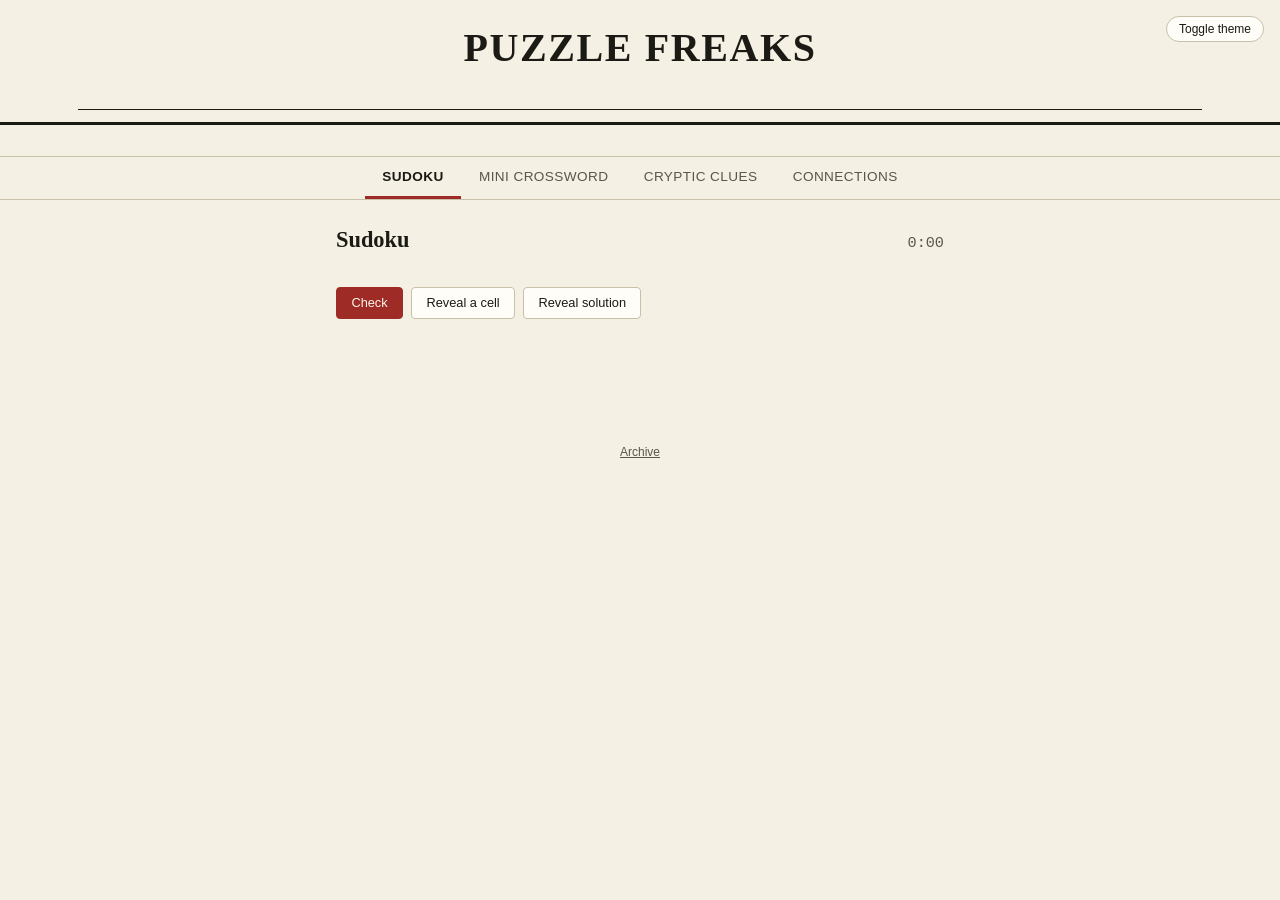
<file: index.html>
<!DOCTYPE html>
<html lang="en">
<head>
<meta charset="UTF-8">
<meta http-equiv="refresh" content="0; url=web/index.html">
<title>Puzzle Freaks</title>
</head>
<body>
<p><a href="web/index.html">Continue to Puzzle Freaks</a></p>
</body>
</html>
</file>
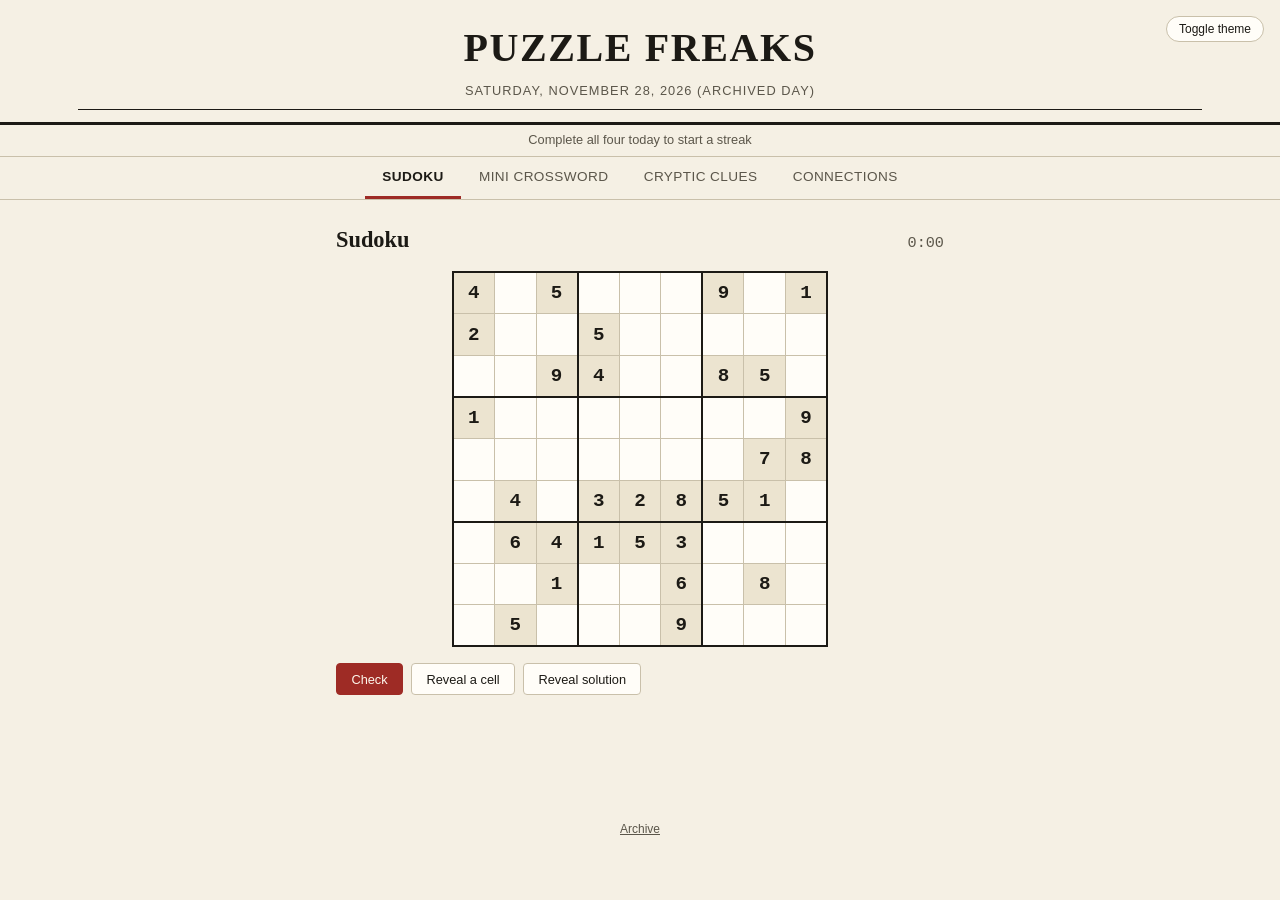
<file: web/index.html>
<!DOCTYPE html>
<html lang="en">
<head>
<meta charset="UTF-8">
<meta name="viewport" content="width=device-width, initial-scale=1">
<title>Puzzle Freaks</title>
<link rel="stylesheet" href="styles.css">
</head>
<body>
<header class="masthead">
  <button class="theme-toggle" id="theme-toggle">Toggle theme</button>
  <h1>Puzzle Freaks</h1>
  <div class="dateline" id="dateline">&nbsp;</div>
  <hr class="rule">
</header>

<div class="streak-banner" id="streak-banner">&nbsp;</div>

<nav class="tabs" id="tabs">
  <button data-tab="sudoku" class="active">Sudoku</button>
  <button data-tab="mini_crossword">Mini Crossword</button>
  <button data-tab="cryptic_clues">Cryptic Clues</button>
  <button data-tab="connections">Connections</button>
</nav>

<main>
  <section class="panel active" id="panel-sudoku">
    <div class="panel-header">
      <h2>Sudoku</h2>
      <span class="timer" id="sudoku-timer">0:00</span>
    </div>
    <table id="sudoku-grid"></table>
    <div class="controls">
      <button class="action primary" id="sudoku-check">Check</button>
      <button class="action" id="sudoku-hint">Reveal a cell</button>
      <button class="action" id="sudoku-reveal">Reveal solution</button>
    </div>
    <p class="result-msg" id="sudoku-result"></p>
  </section>

  <section class="panel" id="panel-mini_crossword">
    <div class="panel-header">
      <h2>Mini Crossword</h2>
      <span class="timer" id="crossword-timer">0:00</span>
    </div>
    <table id="crossword-grid"></table>
    <div class="controls">
      <button class="action primary" id="crossword-check">Check</button>
      <button class="action" id="crossword-hint">Reveal a cell</button>
      <button class="action" id="crossword-reveal">Reveal solution</button>
    </div>
    <p class="result-msg" id="crossword-result"></p>
    <div class="clue-lists">
      <div class="clue-column">
        <h3>Across</h3>
        <ul class="clue-list" id="clues-across"></ul>
      </div>
      <div class="clue-column">
        <h3>Down</h3>
        <ul class="clue-list" id="clues-down"></ul>
      </div>
    </div>
  </section>

  <section class="panel" id="panel-cryptic_clues">
    <div class="panel-header">
      <h2>Cryptic Clues</h2>
      <span class="timer" id="cryptic-timer">0:00</span>
    </div>
    <ul class="cryptic-list" id="cryptic-list"></ul>
  </section>

  <section class="panel" id="panel-connections">
    <div class="panel-header">
      <h2>Connections</h2>
      <span class="timer" id="connections-timer">0:00</span>
    </div>
    <div id="connections-solved"></div>
    <div class="connections-grid" id="connections-grid"></div>
    <div class="controls">
      <span class="mistakes" id="connections-mistakes"></span>
    </div>
    <div class="controls">
      <button class="action primary" id="connections-submit">Submit</button>
      <button class="action" id="connections-deselect">Deselect all</button>
    </div>
    <p class="result-msg" id="connections-result"></p>
  </section>
</main>

<footer>
  <a href="archive.html">Archive</a>
</footer>

<script src="progress.js"></script>
<script src="app.js"></script>
</body>
</html>
</file>
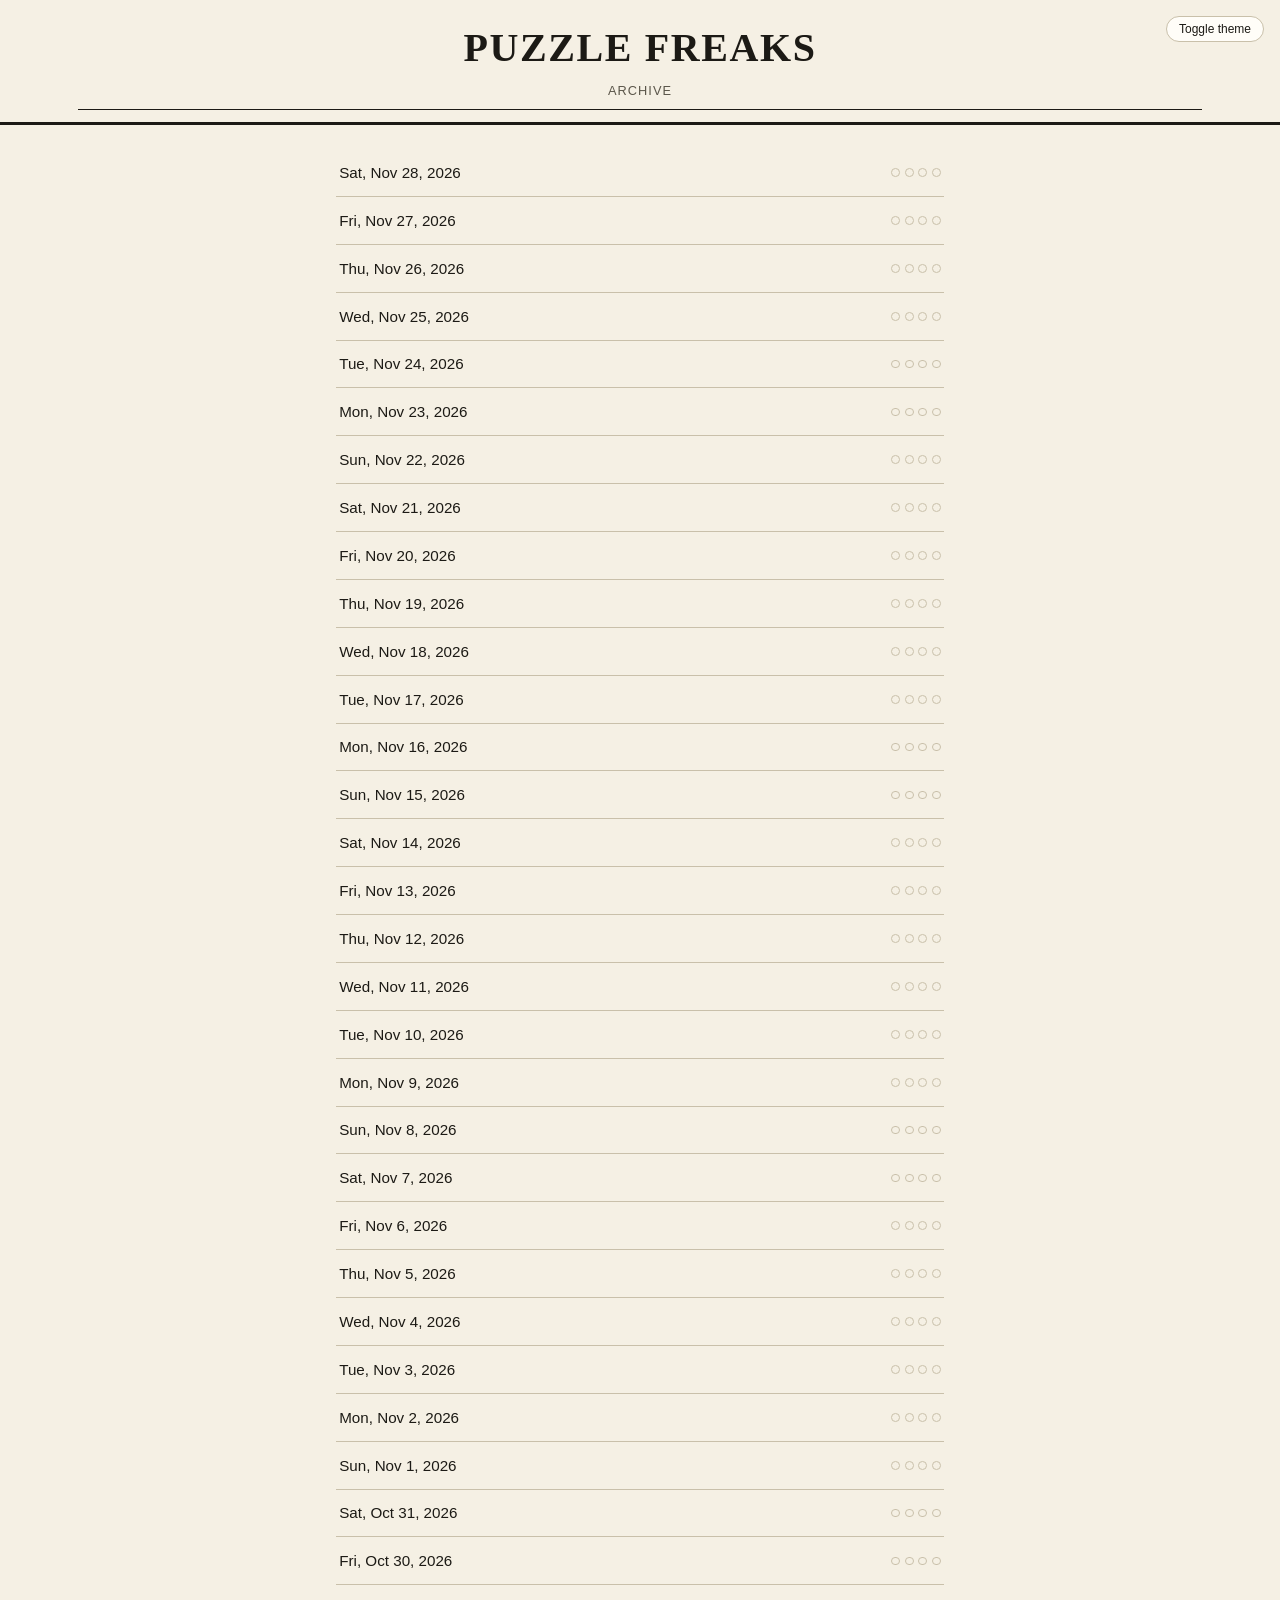
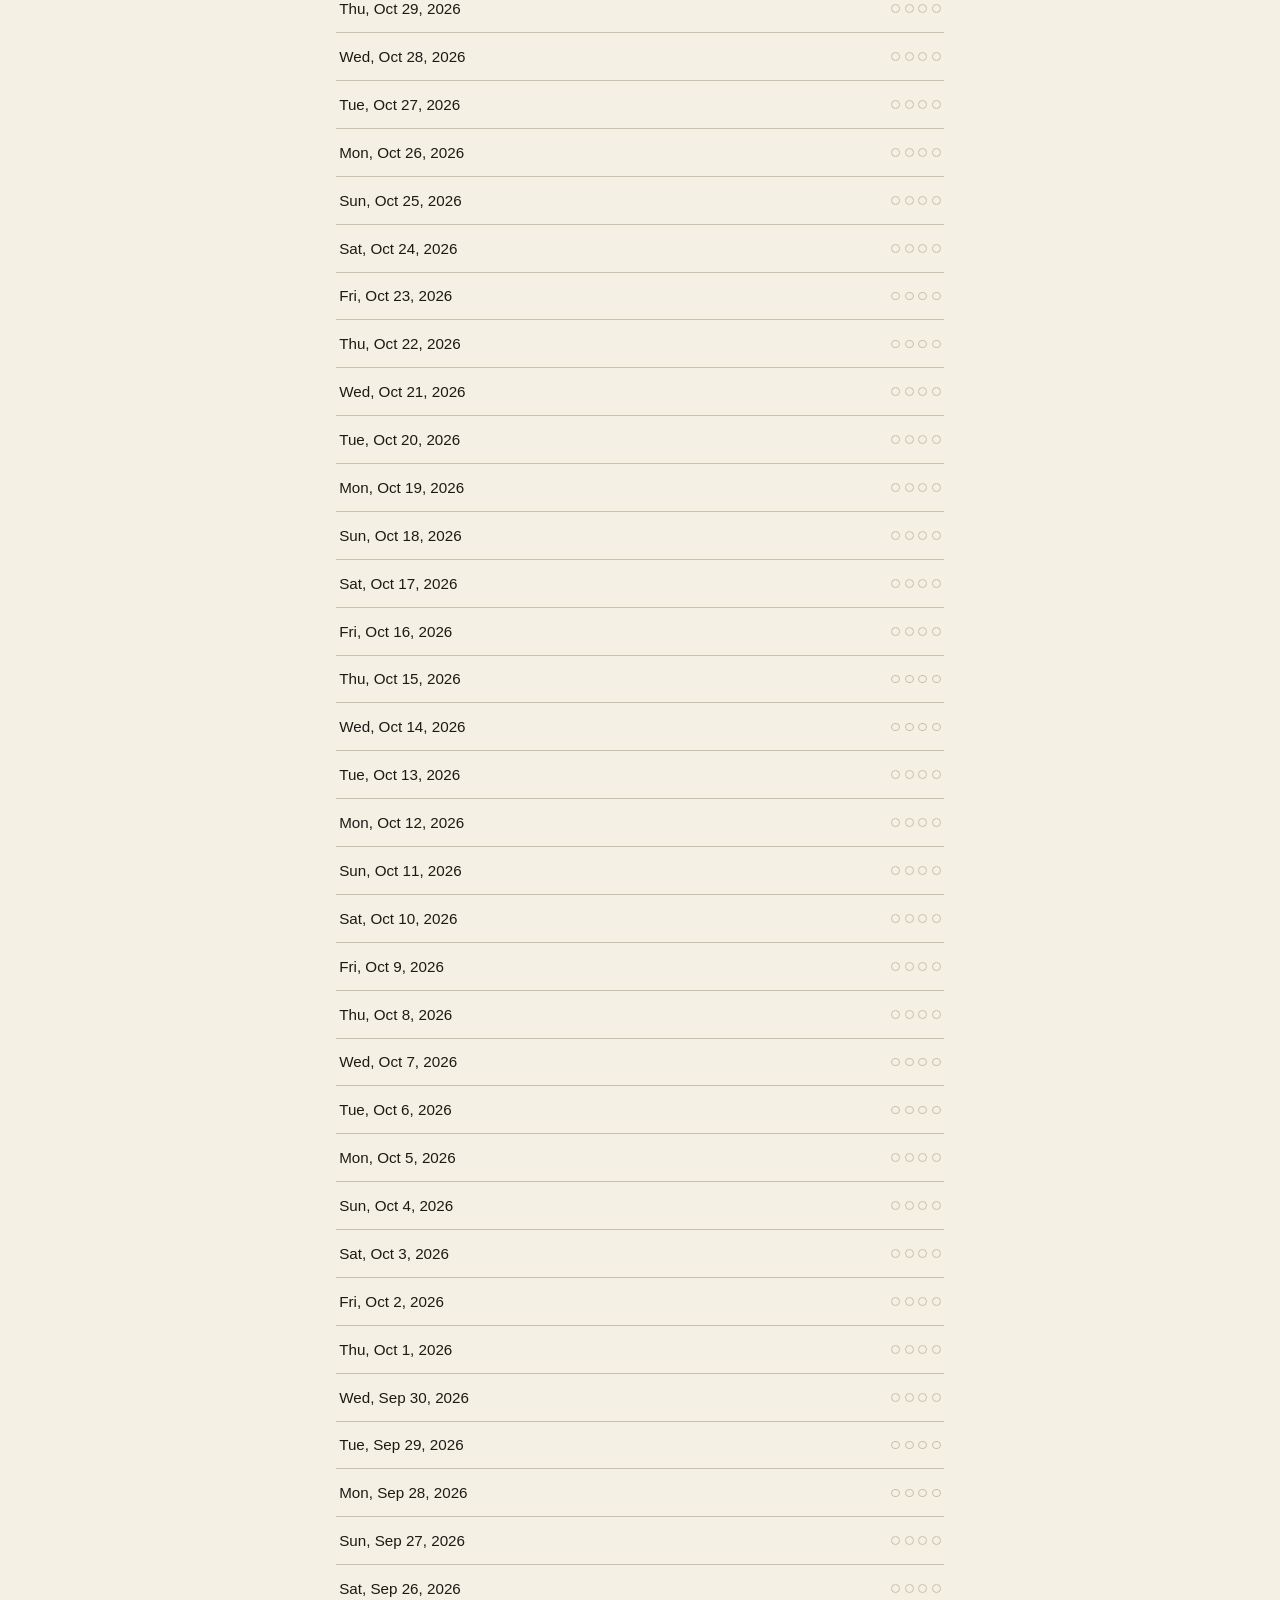
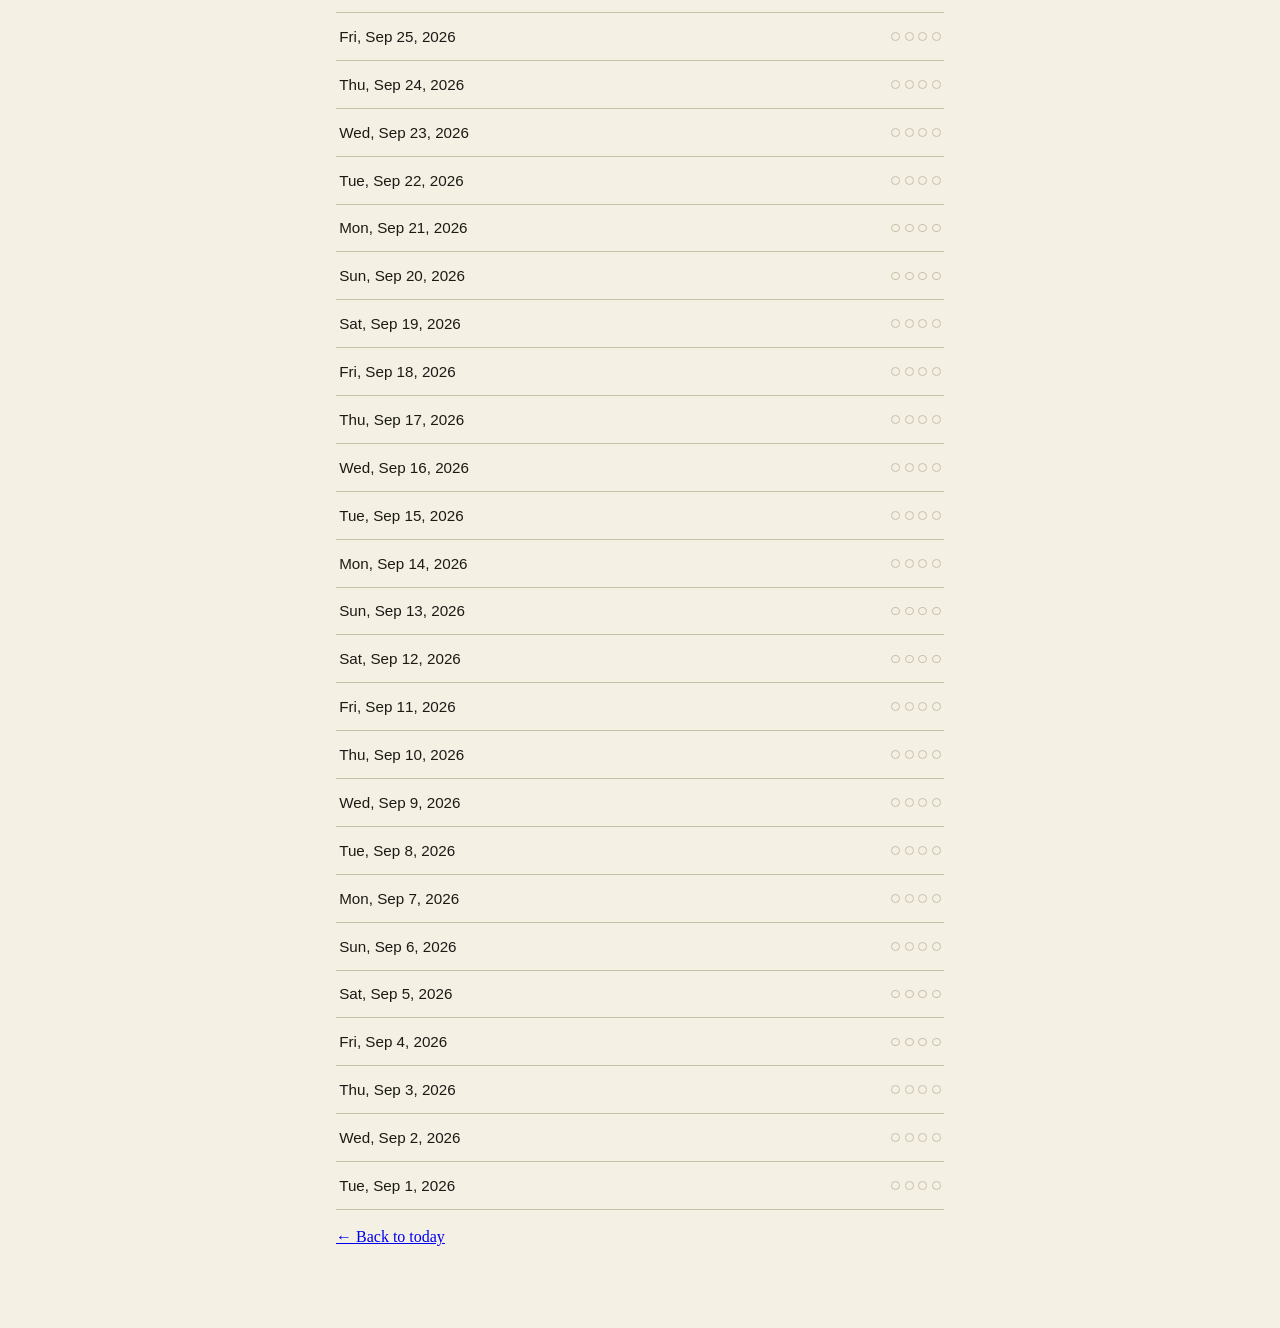
<file: web/archive.html>
<!DOCTYPE html>
<html lang="en">
<head>
<meta charset="UTF-8">
<meta name="viewport" content="width=device-width, initial-scale=1">
<title>Archive — Puzzle Freaks</title>
<link rel="stylesheet" href="styles.css">
</head>
<body>
<header class="masthead">
  <button class="theme-toggle" id="theme-toggle">Toggle theme</button>
  <h1>Puzzle Freaks</h1>
  <div class="dateline">ARCHIVE</div>
  <hr class="rule">
</header>

<main>
  <ul class="archive-list" id="archive-list"></ul>
  <p class="controls"><a href="index.html">&larr; Back to today</a></p>
</main>

<script src="progress.js"></script>
<script src="archive.js"></script>
</body>
</html>
</file>
<file: web/styles.css>
:root {
  --bg: #f5f0e4;
  --surface: #fffdf8;
  --ink: #1c1a15;
  --ink-soft: #5b564a;
  --border: #c9c0aa;
  --accent: #9e2b25;
  --accent-ink: #fdf6ec;
  --correct: #2f6b3f;
  --wrong: #9e2b25;
  --given-bg: #ece4d0;
  --locked-bg: #e4dcc4;

  --font-display: Georgia, "Times New Roman", Times, serif;
  --font-body: Georgia, "Times New Roman", Times, serif;
  --font-ui: -apple-system, BlinkMacSystemFont, "Segoe UI", Helvetica, Arial, sans-serif;
  --font-grid: "Courier New", ui-monospace, monospace;
}

:root[data-theme="dark"] {
  --bg: #17150f;
  --surface: #211e17;
  --ink: #ece5d4;
  --ink-soft: #a89f8b;
  --border: #453f30;
  --accent: #d97a6c;
  --accent-ink: #17150f;
  --correct: #6fbf7f;
  --wrong: #e08579;
  --given-bg: #2b2820;
  --locked-bg: #322e24;
}

@media (prefers-color-scheme: dark) {
  :root:not([data-theme="light"]) {
    --bg: #17150f;
    --surface: #211e17;
    --ink: #ece5d4;
    --ink-soft: #a89f8b;
    --border: #453f30;
    --accent: #d97a6c;
    --accent-ink: #17150f;
    --correct: #6fbf7f;
    --wrong: #e08579;
    --given-bg: #2b2820;
    --locked-bg: #322e24;
  }
}

* { box-sizing: border-box; }

body {
  margin: 0;
  background: var(--bg);
  color: var(--ink);
  font-family: var(--font-body);
  line-height: 1.4;
}

.masthead {
  border-bottom: 3px solid var(--ink);
  padding: 1.25rem 1rem 0.75rem;
  text-align: center;
  position: relative;
}

.masthead h1 {
  font-family: var(--font-display);
  font-size: 2.5rem;
  font-weight: 700;
  letter-spacing: 0.04em;
  text-transform: uppercase;
  margin: 0;
}

.masthead .dateline {
  font-family: var(--font-ui);
  font-size: 0.8rem;
  letter-spacing: 0.08em;
  text-transform: uppercase;
  color: var(--ink-soft);
  margin-top: 0.35rem;
}

.masthead .rule {
  border: 0;
  border-top: 1px solid var(--ink);
  margin: 0.6rem auto 0;
  width: 90%;
}

.theme-toggle {
  position: absolute;
  top: 1rem;
  right: 1rem;
  font-family: var(--font-ui);
  font-size: 0.75rem;
  background: var(--surface);
  border: 1px solid var(--border);
  color: var(--ink);
  border-radius: 999px;
  padding: 0.3rem 0.75rem;
  cursor: pointer;
}

.streak-banner {
  font-family: var(--font-ui);
  font-size: 0.8rem;
  color: var(--ink-soft);
  text-align: center;
  padding: 0.4rem 0;
  border-bottom: 1px solid var(--border);
}

.streak-banner strong { color: var(--accent); }

nav.tabs {
  display: flex;
  justify-content: center;
  gap: 0;
  border-bottom: 1px solid var(--border);
  font-family: var(--font-ui);
  flex-wrap: wrap;
}

nav.tabs button {
  background: none;
  border: none;
  border-bottom: 3px solid transparent;
  padding: 0.75rem 1.1rem;
  font-size: 0.85rem;
  letter-spacing: 0.03em;
  text-transform: uppercase;
  color: var(--ink-soft);
  cursor: pointer;
  font-family: var(--font-ui);
}

nav.tabs button.active {
  color: var(--ink);
  border-bottom-color: var(--accent);
  font-weight: 600;
}

nav.tabs button .check {
  color: var(--correct);
  margin-left: 0.3rem;
}

main {
  max-width: 640px;
  margin: 0 auto;
  padding: 1.5rem 1rem 4rem;
}

.panel { display: none; }
.panel.active { display: block; }

.panel-header {
  display: flex;
  justify-content: space-between;
  align-items: baseline;
  margin-bottom: 1rem;
}

.panel-header h2 {
  font-family: var(--font-display);
  margin: 0;
  font-size: 1.4rem;
}

.timer {
  font-family: var(--font-grid);
  font-size: 0.95rem;
  color: var(--ink-soft);
}

.controls {
  display: flex;
  gap: 0.5rem;
  margin: 1rem 0;
  flex-wrap: wrap;
}

button.action {
  font-family: var(--font-ui);
  font-size: 0.8rem;
  background: var(--surface);
  border: 1px solid var(--border);
  color: var(--ink);
  padding: 0.45rem 0.9rem;
  border-radius: 4px;
  cursor: pointer;
}

button.action:hover { border-color: var(--accent); }
button.action.primary {
  background: var(--accent);
  color: var(--accent-ink);
  border-color: var(--accent);
}

.result-msg {
  font-family: var(--font-ui);
  font-size: 0.85rem;
  min-height: 1.2em;
}

.result-msg.correct { color: var(--correct); }
.result-msg.wrong { color: var(--wrong); }

/* Sudoku grid */
#sudoku-grid {
  border-collapse: collapse;
  margin: 0 auto;
  background: var(--surface);
}

#sudoku-grid td {
  border: 1px solid var(--border);
  width: 2.6rem;
  height: 2.6rem;
  padding: 0;
  text-align: center;
}

#sudoku-grid tr:nth-child(3n) td { border-bottom: 2px solid var(--ink); }
#sudoku-grid tr:first-child td { border-top: 2px solid var(--ink); }
#sudoku-grid td:nth-child(3n) { border-right: 2px solid var(--ink); }
#sudoku-grid td:first-child { border-left: 2px solid var(--ink); }

#sudoku-grid input {
  width: 100%;
  height: 100%;
  border: none;
  background: transparent;
  text-align: center;
  font-family: var(--font-grid);
  font-size: 1.2rem;
  color: var(--ink);
}

#sudoku-grid input:disabled {
  background: var(--given-bg);
  font-weight: 700;
  color: var(--ink);
}

#sudoku-grid input:focus { outline: 2px solid var(--accent); outline-offset: -2px; }

/* Mini crossword grid */
#crossword-grid {
  border-collapse: collapse;
  margin: 0 auto;
  background: var(--surface);
}

#crossword-grid td {
  border: 1px solid var(--border);
  width: 2.6rem;
  height: 2.6rem;
  padding: 0;
  text-align: center;
  position: relative;
}

#crossword-grid td.black { background: var(--ink); }

#crossword-grid .cell-number {
  position: absolute;
  top: 1px;
  left: 3px;
  font-size: 0.6rem;
  font-family: var(--font-ui);
  color: var(--ink-soft);
  pointer-events: none;
}

#crossword-grid input {
  width: 100%;
  height: 100%;
  border: none;
  background: transparent;
  text-align: center;
  text-transform: uppercase;
  font-family: var(--font-grid);
  font-size: 1.1rem;
  color: var(--ink);
}

#crossword-grid input:disabled {
  background: var(--given-bg);
  font-weight: 700;
}

#crossword-grid td.highlight input:not(:disabled) { background: var(--given-bg); }
#crossword-grid input:focus { outline: 2px solid var(--accent); outline-offset: -2px; }

.clue-lists {
  display: grid;
  grid-template-columns: 1fr 1fr;
  gap: 1rem;
  margin-top: 1.5rem;
  font-family: var(--font-ui);
}

.clue-lists h3 {
  font-size: 0.8rem;
  text-transform: uppercase;
  letter-spacing: 0.05em;
  color: var(--ink-soft);
  margin: 0 0 0.4rem;
}

.clue-list {
  list-style: none;
  margin: 0;
  padding: 0;
}

.clue-list li {
  padding: 0.3rem 0.2rem;
  font-size: 0.85rem;
  cursor: pointer;
  border-radius: 3px;
}

.clue-list li:hover { background: var(--given-bg); }
.clue-list li.active { background: var(--accent); color: var(--accent-ink); }
.clue-list li .num { font-weight: 700; margin-right: 0.3rem; }

/* Cryptic clues */
.cryptic-list {
  list-style: none;
  margin: 0;
  padding: 0;
}

.cryptic-item {
  padding: 1rem 0;
  border-bottom: 1px solid var(--border);
}

.cryptic-item .clue-text {
  font-size: 1.05rem;
  margin-bottom: 0.6rem;
}

.cryptic-item .reveal-box {
  font-family: var(--font-ui);
  font-size: 0.85rem;
  color: var(--ink-soft);
  margin-top: 0.5rem;
}

/* Connections */
:root {
  --tier-yellow: #c9a92c;
  --tier-green: #6a9955;
  --tier-blue: #4a7ab5;
  --tier-purple: #8b5fa8;
}

.connections-grid {
  display: grid;
  grid-template-columns: repeat(4, 1fr);
  gap: 0.5rem;
  margin: 1rem 0;
}

.connections-tile {
  font-family: var(--font-ui);
  font-size: 0.8rem;
  font-weight: 600;
  text-transform: uppercase;
  background: var(--surface);
  border: 1px solid var(--border);
  border-radius: 6px;
  padding: 0.8rem 0.4rem;
  text-align: center;
  cursor: pointer;
  min-height: 3.4rem;
  display: flex;
  align-items: center;
  justify-content: center;
  word-break: break-word;
}

.connections-tile.selected {
  background: var(--ink);
  color: var(--bg);
  border-color: var(--ink);
}

.connections-tile:disabled { visibility: hidden; }

.solved-group {
  font-family: var(--font-ui);
  border-radius: 6px;
  padding: 0.7rem;
  margin-bottom: 0.5rem;
  text-align: center;
  color: #1c1a15;
}

.solved-group .cat-name { font-weight: 700; text-transform: uppercase; font-size: 0.8rem; }
.solved-group .cat-words { font-size: 0.8rem; margin-top: 0.2rem; }

.tier-yellow { background: var(--tier-yellow); }
.tier-green { background: var(--tier-green); }
.tier-blue { background: var(--tier-blue); color: var(--accent-ink); }
.tier-purple { background: var(--tier-purple); color: var(--accent-ink); }

.mistakes {
  font-family: var(--font-ui);
  font-size: 0.85rem;
  color: var(--ink-soft);
}

/* Archive */
.archive-list {
  list-style: none;
  margin: 0;
  padding: 0;
}

.archive-row {
  display: flex;
  justify-content: space-between;
  align-items: center;
  padding: 0.8rem 0.2rem;
  border-bottom: 1px solid var(--border);
  font-family: var(--font-ui);
}

.archive-row a {
  color: var(--ink);
  text-decoration: none;
  font-size: 0.95rem;
}

.archive-row a:hover { color: var(--accent); }

.archive-badges {
  display: flex;
  align-items: center;
  gap: 0.3rem;
}

.badge {
  width: 0.55rem;
  height: 0.55rem;
  border-radius: 50%;
  border: 1px solid var(--border);
  background: transparent;
  display: inline-block;
}

.badge.done { background: var(--correct); border-color: var(--correct); }

.archive-solved {
  font-size: 0.7rem;
  text-transform: uppercase;
  color: var(--correct);
  margin-left: 0.4rem;
}

.placeholder {
  font-family: var(--font-ui);
  color: var(--ink-soft);
  font-style: italic;
  text-align: center;
  padding: 2rem 1rem;
  border: 1px dashed var(--border);
  border-radius: 6px;
}

footer {
  text-align: center;
  font-family: var(--font-ui);
  font-size: 0.75rem;
  color: var(--ink-soft);
  padding: 1rem;
}

footer a { color: var(--ink-soft); }
</file>
